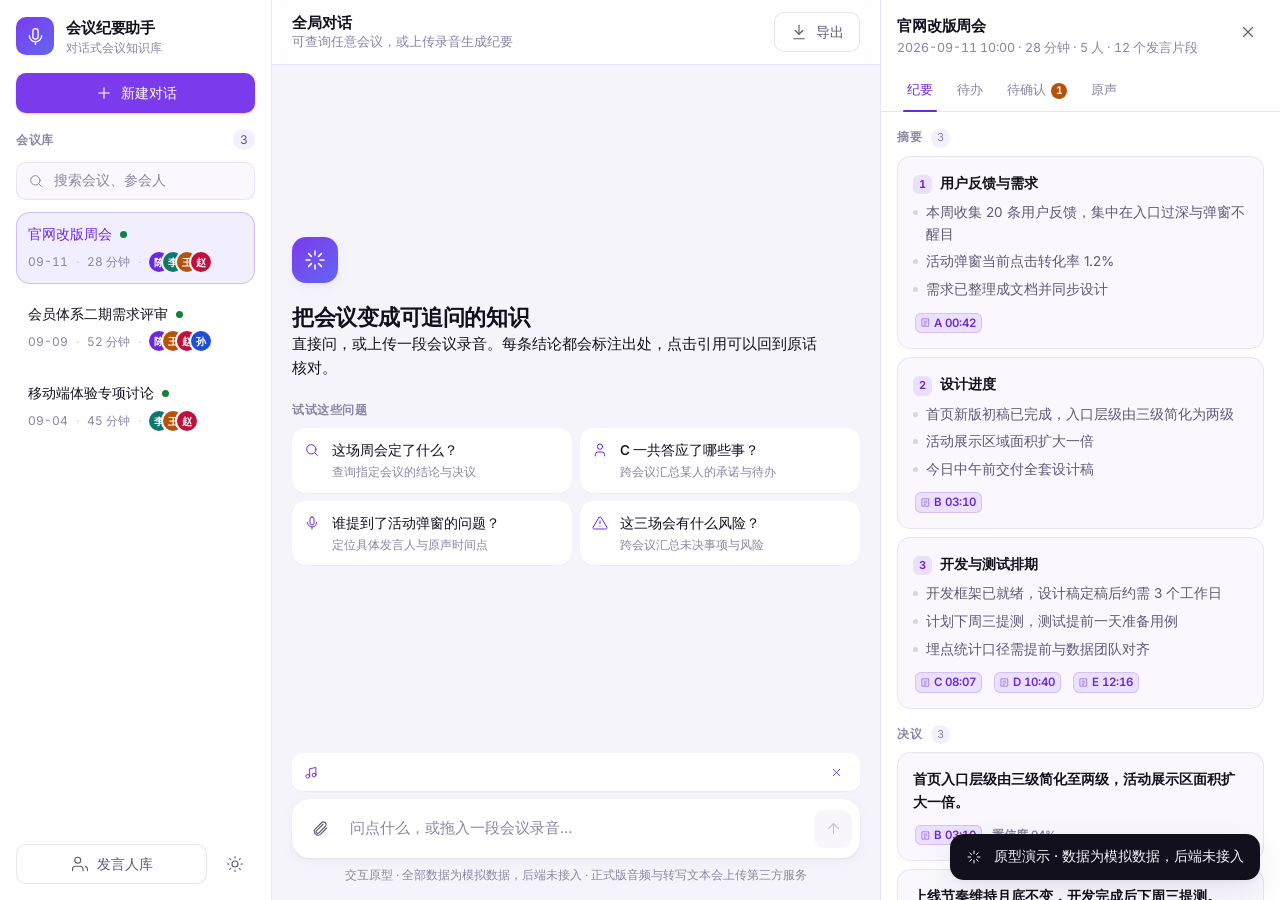
<file: prototype/index.html>
<!doctype html>
<html lang="zh-CN" data-theme="light">
<head>
<meta charset="utf-8">
<meta name="viewport" content="width=device-width, initial-scale=1">
<title>会议纪要助手 · 交互原型</title>
<meta name="description" content="对话式会议纪要助手前端原型，模拟数据演示。">
<link rel="preconnect" href="https://fonts.googleapis.com">
<link rel="preconnect" href="https://fonts.gstatic.com" crossorigin>
<link href="https://fonts.googleapis.com/css2?family=Inter:wght@400;500;600;700&display=swap" rel="stylesheet">
<link rel="stylesheet" href="styles.css">
</head>
<body>

<div class="app">

  <!-- ───────────── 左侧：会议库 ───────────── -->
  <aside class="sidebar" id="sidebar" aria-label="会议库">
    <header class="brand">
      <span class="brand-mark" aria-hidden="true">
        <svg viewBox="0 0 24 24" fill="none" stroke="currentColor" stroke-width="1.5" stroke-linecap="round" stroke-linejoin="round">
          <path d="M12 3a3 3 0 0 0-3 3v6a3 3 0 0 0 6 0V6a3 3 0 0 0-3-3Z"/>
          <path d="M19 11a7 7 0 0 1-14 0"/>
          <path d="M12 18v3"/>
        </svg>
      </span>
      <span class="brand-text">
        <strong>会议纪要助手</strong>
        <small>对话式会议知识库</small>
      </span>
    </header>

    <button class="btn btn-primary btn-block" id="newChatBtn" type="button">
      <svg class="ico" viewBox="0 0 24 24" fill="none" stroke="currentColor" stroke-width="1.5" stroke-linecap="round"><path d="M12 5v14M5 12h14"/></svg>
      新建对话
    </button>

    <div class="lib">
      <div class="lib-head">
        <span class="lib-title">会议库</span>
        <span class="lib-count" id="meetingCount">0</span>
      </div>

      <label class="field-search">
        <svg class="ico" viewBox="0 0 24 24" fill="none" stroke="currentColor" stroke-width="1.5" stroke-linecap="round"><circle cx="11" cy="11" r="7"/><path d="m20 20-3.5-3.5"/></svg>
        <input id="meetingSearch" type="search" placeholder="搜索会议、参会人" aria-label="搜索会议或参会人">
      </label>

      <ul class="meeting-list" id="meetingList"></ul>

      <p class="lib-empty" id="libEmpty" hidden>没有匹配的会议</p>
    </div>

    <footer class="sidebar-foot">
      <button class="btn btn-ghost btn-block" id="speakerBtn" type="button">
        <svg class="ico" viewBox="0 0 24 24" fill="none" stroke="currentColor" stroke-width="1.5" stroke-linecap="round" stroke-linejoin="round"><path d="M16 21v-2a4 4 0 0 0-4-4H6a4 4 0 0 0-4 4v2"/><circle cx="9" cy="7" r="4"/><path d="M22 21v-2a4 4 0 0 0-3-3.87"/></svg>
        发言人库
      </button>
      <button class="icon-btn" id="themeBtn" type="button" aria-label="切换深浅色主题">
        <svg class="ico ico-sun" viewBox="0 0 24 24" fill="none" stroke="currentColor" stroke-width="1.5" stroke-linecap="round"><circle cx="12" cy="12" r="4"/><path d="M12 2v2M12 20v2M4.9 4.9l1.4 1.4M17.7 17.7l1.4 1.4M2 12h2M20 12h2M4.9 19.1l1.4-1.4M17.7 6.3l1.4-1.4"/></svg>
        <svg class="ico ico-moon" viewBox="0 0 24 24" fill="none" stroke="currentColor" stroke-width="1.5" stroke-linecap="round" stroke-linejoin="round"><path d="M21 12.8A9 9 0 1 1 11.2 3a7 7 0 0 0 9.8 9.8Z"/></svg>
      </button>
    </footer>
  </aside>  <!-- ───────────── 中间：对话区 ───────────── -->
  <main class="chat" aria-label="助手对话">
    <header class="chat-head">
      <button class="icon-btn sidebar-toggle" id="sidebarToggle" type="button" aria-label="展开会议库">
        <svg class="ico" viewBox="0 0 24 24" fill="none" stroke="currentColor" stroke-width="1.5" stroke-linecap="round"><path d="M4 6h16M4 12h16M4 18h16"/></svg>
      </button>
      <div class="chat-title">
        <h1 id="chatTitle">全局对话</h1>
        <p id="chatSubtitle">可查询任意会议，或上传录音生成纪要</p>
      </div>
      <div class="chat-actions">
        <button class="btn btn-ghost btn-export" id="exportBtn" type="button">
          <svg class="ico" viewBox="0 0 24 24" fill="none" stroke="currentColor" stroke-width="1.5" stroke-linecap="round" stroke-linejoin="round"><path d="M12 3v12"/><path d="m7 10 5 5 5-5"/><path d="M5 21h14"/></svg>
          导出
        </button>
      </div>
    </header>

    <div class="stream" id="stream" role="log" aria-live="polite" aria-relevant="additions text"></div>

    <div class="composer">
      <div class="attach-chip" id="attachChip" hidden>
        <svg class="ico" viewBox="0 0 24 24" fill="none" stroke="currentColor" stroke-width="1.5" stroke-linecap="round" stroke-linejoin="round"><path d="M9 18V6l10-2v12"/><circle cx="6" cy="18" r="3"/><circle cx="16" cy="16" r="3"/></svg>
        <span class="attach-name" id="attachName"></span>
        <span class="attach-size" id="attachSize"></span>
        <button class="chip-x" id="attachRemove" type="button" aria-label="移除音频">
          <svg class="ico" viewBox="0 0 24 24" fill="none" stroke="currentColor" stroke-width="1.5" stroke-linecap="round"><path d="M18 6 6 18M6 6l12 12"/></svg>
        </button>
      </div>

      <form class="composer-box" id="composerForm">
        <button class="icon-btn" id="attachBtn" type="button" aria-label="上传会议音频" title="上传会议音频">
          <svg class="ico" viewBox="0 0 24 24" fill="none" stroke="currentColor" stroke-width="1.5" stroke-linecap="round" stroke-linejoin="round"><path d="m21 12-8.5 8.5a5 5 0 0 1-7-7L14 5a3.5 3.5 0 0 1 5 5l-8.5 8.5a2 2 0 0 1-3-3L16 7"/></svg>
        </button>
        <input type="file" id="fileInput" accept="audio/*,.mp3,.wav,.m4a,.aac,.flac,.ogg,.webm" hidden>
        <textarea id="input" rows="1" placeholder="问点什么，或拖入一段会议录音…" aria-label="输入消息"></textarea>
        <button class="btn btn-send" id="sendBtn" type="submit" aria-label="发送">
          <svg class="ico" viewBox="0 0 24 24" fill="none" stroke="currentColor" stroke-width="1.5" stroke-linecap="round" stroke-linejoin="round"><path d="M12 19V5"/><path d="m5 12 7-7 7 7"/></svg>
        </button>
      </form>

      <p class="composer-note">
        交互原型 · 全部数据为模拟数据，后端未接入 · 正式版音频与转写文本会上传第三方服务
      </p>
    </div>
  </main>

  <!-- ───────────── 右侧：详情面板 ───────────── -->
  <section class="panel" id="panel" aria-label="会议详情">
    <header class="panel-head">
      <div class="panel-meta">
        <h2 id="panelTitle">会议详情</h2>
        <p id="panelSub">从左侧会议库选择一场会议</p>
      </div>
      <button class="icon-btn panel-close" id="panelClose" type="button" aria-label="收起详情面板">
        <svg class="ico" viewBox="0 0 24 24" fill="none" stroke="currentColor" stroke-width="1.5" stroke-linecap="round"><path d="M18 6 6 18M6 6l12 12"/></svg>
      </button>
      <div class="tabs" role="tablist" id="tabs">
        <button class="tab" role="tab" data-tab="minutes" aria-selected="true">纪要</button>
        <button class="tab" role="tab" data-tab="actions" aria-selected="false">待办</button>
        <button class="tab" role="tab" data-tab="review" aria-selected="false">待确认</button>
        <button class="tab" role="tab" data-tab="raw" aria-selected="false">原声</button>
      </div>
    </header>
    <div class="panel-body" id="panelBody"></div>
  </section>

</div>

<div class="scrim" id="scrim" hidden></div>
<div class="toast-stack" id="toastStack" aria-live="polite" aria-atomic="false"></div>

<script src="mock-data.js"></script>
<script src="app.js"></script>
</body>
</html>
</file>
<file: prototype/styles.css>
/* =========================================================
   会议纪要助手 · 交互原型样式
   设计令牌 → 布局 → 组件 → 动效 → 响应式
   ========================================================= */

:root {
  /* —— 品牌色（UI/UX Pro Max 设计系统：AI-Native UI）—— */
  --primary:        #7C3AED;
  --primary-strong: #6D28D9;
  --primary-text:   #6D28D9;
  --on-primary:     #FFFFFF;
  --secondary:      #6366F1;
  --accent:         #EC4899;
  --destructive:    #DC2626;
  --success:        #15803D;
  --warning:        #B45309;

  /* —— 中性色 —— */
  --bg:             #F6F4FB;
  --surface:        #FFFFFF;
  --surface-2:      #FAF8FE;
  --muted:          #F3EFFB;
  --fg:             #12101C;
  --fg-muted:       #5D5876;
  --fg-subtle:      #8A85A3;
  --border:         #E9E3F6;
  --border-strong:  #D9D0EE;

  /* —— 发言人标识色 —— */
  --sp-1: #6D28D9;
  --sp-2: #0F766E;
  --sp-3: #B45309;
  --sp-4: #BE123C;
  --sp-5: #1D4ED8;

  /* —— 圆角：同心圆角规则（外 = 内 + 内边距）—— */
  --r-xs: 6px;
  --r-sm: 10px;
  --r-md: 14px;
  --r-lg: 18px;
  --r-xl: 24px;
  --r-full: 999px;

  /* —— 间距 —— */
  --s-1: 4px;  --s-2: 8px;  --s-3: 12px; --s-4: 16px;
  --s-5: 20px; --s-6: 24px; --s-8: 32px;

  /* —— 阴影：用分层透明阴影表达层级，而非边框 —— */
  --shadow-sm: 0 1px 2px oklch(0.35 0.08 285 / 0.06);
  --shadow-md: 0 1px 2px oklch(0.35 0.08 285 / 0.05),
               0 4px 12px oklch(0.35 0.08 285 / 0.06);
  --shadow-lg: 0 2px 4px oklch(0.35 0.08 285 / 0.05),
               0 12px 32px oklch(0.35 0.08 285 / 0.10);

  /* —— 动效 —— */
  --ease: cubic-bezier(0.2, 0, 0, 1);
  --dur-fast: 130ms;
  --dur: 200ms;
  --dur-slow: 320ms;

  --font: "Inter", -apple-system, BlinkMacSystemFont, "Segoe UI",
          "PingFang SC", "Hiragino Sans GB", "Microsoft YaHei", sans-serif;
  --mono: ui-monospace, SFMono-Regular, "SF Mono", Menlo, Consolas, monospace;
}

[data-theme="dark"] {
  --primary:        #7C3AED;
  --primary-strong: #8B5CF6;
  --primary-text:   #C4B5FD;
  --on-primary:     #FFFFFF;

  --bg:             #0B0A12;
  --surface:        #15131F;
  --surface-2:      #1A1726;
  --muted:          #201C2E;
  --fg:             #F4F2FB;
  --fg-muted:       #A9A3C0;
  --fg-subtle:      #8A85A3;
  --border:         #2A2540;
  --border-strong:  #3A3356;

  --sp-1: #C4B5FD;
  --sp-2: #5EEAD4;
  --sp-3: #FCD34D;
  --sp-4: #FDA4AF;
  --sp-5: #93C5FD;

  --success: #4ADE80;
  --warning: #FBBF24;

  --shadow-sm: 0 1px 2px oklch(0 0 0 / 0.4);
  --shadow-md: 0 1px 2px oklch(0 0 0 / 0.4), 0 4px 14px oklch(0 0 0 / 0.35);
  --shadow-lg: 0 2px 4px oklch(0 0 0 / 0.4), 0 16px 40px oklch(0 0 0 / 0.5);
}

/* ───────────── 基础 ───────────── */

*, *::before, *::after { box-sizing: border-box; }

html, body { height: 100%; }

body {
  margin: 0;
  font-family: var(--font);
  font-size: 15px;
  line-height: 1.6;
  color: var(--fg);
  background: var(--bg);
  -webkit-font-smoothing: antialiased;
  -moz-osx-font-smoothing: grayscale;
  text-rendering: optimizeLegibility;
}

h1, h2, h3, h4 { margin: 0; font-weight: 600; line-height: 1.35; text-wrap: balance; }
p { margin: 0; text-wrap: pretty; }
ul, ol { margin: 0; padding: 0; list-style: none; }

button {
  font: inherit; color: inherit; cursor: pointer;
  background: none; border: 0; padding: 0;
}

input, textarea { font: inherit; color: inherit; }

:focus-visible {
  outline: 2px solid var(--primary-text);
  outline-offset: 2px;
  border-radius: var(--r-xs);
}

::selection { background: color-mix(in oklab, var(--primary) 26%, transparent); }

/* 细滚动条，避免破坏版面的安静感 */
* { scrollbar-width: thin; scrollbar-color: var(--border-strong) transparent; }
*::-webkit-scrollbar { width: 10px; height: 10px; }
*::-webkit-scrollbar-thumb {
  background: var(--border-strong);
  border: 3px solid transparent;
  background-clip: content-box;
  border-radius: var(--r-full);
}
*::-webkit-scrollbar-thumb:hover { background: var(--fg-subtle); background-clip: content-box; }

.sr-only {
  position: absolute; width: 1px; height: 1px; padding: 0; margin: -1px;
  overflow: hidden; clip: rect(0 0 0 0); white-space: nowrap; border: 0;
}

/* ───────────── 布局骨架 ───────────── */

.app {
  display: grid;
  grid-template-columns: 272px minmax(0, 1fr) 400px;
  height: 100dvh;
  overflow: hidden;
}

.sidebar,
.chat,
.panel { min-height: 0; }

.panel[hidden] { display: none; }
.app.panel-closed { grid-template-columns: 272px minmax(0, 1fr); }
/* ───────────── 通用控件 ───────────── */

.ico { width: 18px; height: 18px; flex: none; display: block; }

/* 桌面密集界面：命中区不少于 40×40 */
.icon-btn {
  display: inline-flex; align-items: center; justify-content: center;
  width: 40px; height: 40px;
  border-radius: var(--r-sm);
  color: var(--fg-muted);
  transition-property: background-color, color, scale;
  transition-duration: var(--dur-fast);
  transition-timing-function: var(--ease);
}
.icon-btn:hover { background: var(--muted); color: var(--fg); }
.icon-btn:active { scale: 0.96; }
.icon-btn[aria-pressed="true"] { background: var(--muted); color: var(--primary-text); }

.btn {
  display: inline-flex; align-items: center; justify-content: center; gap: var(--s-2);
  min-height: 40px; padding: 0 var(--s-4);
  border-radius: var(--r-sm);
  font-size: 14px; font-weight: 550;
  white-space: nowrap;
  transition-property: background-color, box-shadow, color, scale, border-color;
  transition-duration: var(--dur-fast);
  transition-timing-function: var(--ease);
}
.btn:active { scale: 0.96; }
.btn:disabled { opacity: 0.5; cursor: not-allowed; }
.btn:disabled:active { scale: 1; }

.btn-primary {
  background: var(--primary); color: var(--on-primary);
  box-shadow: 0 1px 2px oklch(0.4 0.15 285 / 0.24);
}
.btn-primary:hover:not(:disabled) { background: var(--primary-strong); }

.btn-ghost { color: var(--fg-muted); box-shadow: inset 0 0 0 1px var(--border); }
.btn-ghost:hover:not(:disabled) { background: var(--muted); color: var(--fg); }

.btn-block { width: 100%; }

/* ───────────── 侧栏 ───────────── */

.sidebar {
  display: flex; flex-direction: column;
  gap: var(--s-4);
  padding: var(--s-4);
  background: var(--surface);
  border-right: 1px solid var(--border);
  overflow: hidden;
}

.brand { display: flex; align-items: center; gap: var(--s-3); }

.brand-mark {
  display: grid; place-items: center;
  width: 38px; height: 38px; flex: none;
  border-radius: var(--r-sm);
  background: linear-gradient(140deg, var(--primary), var(--secondary));
  color: #fff;
  box-shadow: var(--shadow-sm);
}
.brand-mark svg { width: 21px; height: 21px; }

.brand-text { display: flex; flex-direction: column; min-width: 0; }
.brand-text strong { font-size: 15px; font-weight: 650; letter-spacing: -0.01em; }
.brand-text small { font-size: 12px; color: var(--fg-subtle); line-height: 1.4; }

.lib { display: flex; flex-direction: column; gap: var(--s-3); flex: 1; min-height: 0; }

.lib-head { display: flex; align-items: baseline; justify-content: space-between; }
.lib-title { font-size: 12px; font-weight: 600; letter-spacing: 0.06em; color: var(--fg-subtle); text-transform: uppercase; }
.lib-count {
  font-size: 12px; font-variant-numeric: tabular-nums;
  color: var(--fg-muted); background: var(--muted);
  padding: 1px 7px; border-radius: var(--r-full);
}

.field-search {
  display: flex; align-items: center; gap: var(--s-2);
  padding: 0 var(--s-3); height: 38px;
  background: var(--surface-2);
  border-radius: var(--r-sm);
  box-shadow: inset 0 0 0 1px var(--border);
  color: var(--fg-subtle);
  transition: box-shadow var(--dur-fast) var(--ease);
}
.field-search:focus-within {
  box-shadow: inset 0 0 0 1px var(--primary), 0 0 0 3px color-mix(in oklab, var(--primary) 16%, transparent);
  background: var(--surface);
}
.field-search .ico { width: 16px; height: 16px; }
.field-search input {
  flex: 1; min-width: 0; border: 0; background: none; outline: none; font-size: 13.5px;
}
.field-search input::placeholder { color: var(--fg-subtle); }

.meeting-list {
  display: flex; flex-direction: column; gap: var(--s-2);
  overflow-y: auto; padding-right: 2px; margin-right: -2px;
}

.mtg {
  display: flex; flex-direction: column; gap: 6px;
  width: 100%; text-align: left;
  padding: var(--s-3);
  border-radius: var(--r-md);
  transition-property: background-color, box-shadow, scale;
  transition-duration: var(--dur-fast);
  transition-timing-function: var(--ease);
}
.mtg:hover { background: var(--surface-2); }
.mtg:active { scale: 0.985; }
.mtg[aria-current="true"] {
  background: color-mix(in oklab, var(--primary) 9%, var(--surface));
  box-shadow: inset 0 0 0 1px color-mix(in oklab, var(--primary) 28%, transparent);
}

.mtg-top { display: flex; align-items: center; justify-content: space-between; gap: var(--s-2); }
.mtg-title {
  font-size: 13.5px; font-weight: 570; color: var(--fg);
  overflow: hidden; text-overflow: ellipsis; white-space: nowrap;
}
.mtg[aria-current="true"] .mtg-title { color: var(--primary-text); }

.mtg-dot { width: 7px; height: 7px; border-radius: 50%; flex: none; background: var(--success); }
.mtg-dot.processing { background: var(--warning); animation: pulse 1.4s var(--ease) infinite; }

.mtg-meta {
  display: flex; align-items: center; gap: var(--s-2);
  font-size: 12px; color: var(--fg-subtle); font-variant-numeric: tabular-nums;
}
.mtg-meta .sep { opacity: 0.45; }

.avatars { display: flex; }
.avatar {
  width: 20px; height: 20px; border-radius: 50%;
  display: grid; place-items: center;
  font-size: 10px; font-weight: 650; color: #fff;
  box-shadow: 0 0 0 2px var(--surface);
  margin-left: -6px;
}
.avatar:first-child { margin-left: 0; }
.mtg[aria-current="true"] .avatar { box-shadow: 0 0 0 2px color-mix(in oklab, var(--primary) 9%, var(--surface)); }

.lib-empty { font-size: 13px; color: var(--fg-subtle); padding: var(--s-3) var(--s-1); }

.sidebar-foot { display: flex; gap: var(--s-2); align-items: center; }
.sidebar-foot .btn-block { flex: 1; }

.ico-moon { display: none; }
[data-theme="dark"] .ico-sun { display: none; }
[data-theme="dark"] .ico-moon { display: block; }
/* ───────────── 对话区 ───────────── */

.chat {
  display: flex; flex-direction: column;
  min-width: 0;
  background: var(--bg);
}

.chat-head {
  display: flex; align-items: center; gap: var(--s-3);
  padding: var(--s-3) var(--s-5);
  background: color-mix(in oklab, var(--surface) 82%, transparent);
  backdrop-filter: blur(12px);
  border-bottom: 1px solid var(--border);
}
.sidebar-toggle { display: none; }

.chat-title { flex: 1; min-width: 0; }
.chat-title h1 {
  font-size: 15px; font-weight: 620; letter-spacing: -0.01em;
  overflow: hidden; text-overflow: ellipsis; white-space: nowrap;
}
.chat-title p {
  font-size: 12.5px; color: var(--fg-subtle); line-height: 1.45;
  overflow: hidden; text-overflow: ellipsis; white-space: nowrap;
}
.chat-actions { display: flex; align-items: center; gap: var(--s-2); }

.stream {
  flex: 1; min-height: 0; overflow-y: auto;
  padding: var(--s-5) var(--s-5) var(--s-6);
  display: flex; flex-direction: column; gap: var(--s-5);
  scroll-behavior: smooth;
}

/* —— 消息 —— */

.msg { display: flex; gap: var(--s-3); max-width: 780px; width: 100%; margin: 0 auto; }
.msg-avatar {
  width: 30px; height: 30px; flex: none; border-radius: var(--r-sm);
  display: grid; place-items: center;
  font-size: 11px; font-weight: 650; color: #fff;
  background: linear-gradient(140deg, var(--primary), var(--secondary));
}
.msg-avatar svg { width: 17px; height: 17px; }
.msg-body { min-width: 0; flex: 1; display: flex; flex-direction: column; gap: var(--s-2); }
.msg-who { font-size: 12px; font-weight: 600; color: var(--fg-subtle); }

.msg.user { flex-direction: row-reverse; }
.msg.user .msg-avatar { background: var(--muted); color: var(--fg-muted); }
.msg.user .msg-body { align-items: flex-end; }
.msg.user .bubble {
  background: color-mix(in oklab, var(--primary) 11%, var(--surface));
  box-shadow: inset 0 0 0 1px color-mix(in oklab, var(--primary) 18%, transparent);
  border-radius: var(--r-md) var(--r-xs) var(--r-md) var(--r-md);
}
.msg.user .msg-who { display: none; }

.bubble {
  padding: var(--s-3) var(--s-4);
  border-radius: var(--r-xs) var(--r-md) var(--r-md) var(--r-md);
  background: var(--surface);
  box-shadow: var(--shadow-sm);
  font-size: 14.5px;
  max-width: 100%;
  overflow-wrap: anywhere;
}
.bubble p + p { margin-top: var(--s-3); }
.bubble strong { font-weight: 640; }
.bubble ul { display: flex; flex-direction: column; gap: var(--s-2); margin-top: var(--s-2); }
.bubble li { display: flex; gap: var(--s-2); }
.bubble li::before {
  content: ""; flex: none;
  width: 5px; height: 5px; margin-top: 9px;
  border-radius: 50%; background: var(--primary-text); opacity: 0.55;
}

.bubble.plain { background: transparent; box-shadow: none; padding: 0; }

/* —— 证据引用 chip —— */

.cite {
  display: inline-flex; align-items: center; gap: 3px;
  vertical-align: 1px;
  margin: 0 2px; padding: 1px 6px 1px 5px;
  border-radius: var(--r-xs);
  font-size: 11.5px; font-weight: 600; font-variant-numeric: tabular-nums;
  color: var(--primary-text);
  background: color-mix(in oklab, var(--primary) 12%, transparent);
  box-shadow: inset 0 0 0 1px color-mix(in oklab, var(--primary) 20%, transparent);
  transition-property: background-color, box-shadow, scale;
  transition-duration: var(--dur-fast);
  transition-timing-function: var(--ease);
}
.cite:hover {
  background: color-mix(in oklab, var(--primary) 20%, transparent);
  box-shadow: inset 0 0 0 1px color-mix(in oklab, var(--primary) 36%, transparent);
}
.cite:active { scale: 0.96; }
.cite svg { width: 11px; height: 11px; opacity: 0.75; }

/* —— 回答内的结构化小块 —— */

.answer-block {
  margin-top: var(--s-3);
  padding: var(--s-3);
  border-radius: var(--r-sm);
  background: var(--surface-2);
  box-shadow: inset 0 0 0 1px var(--border);
}
.answer-block + .answer-block { margin-top: var(--s-2); }
.answer-block h4 {
  font-size: 12px; letter-spacing: 0.04em; text-transform: uppercase;
  color: var(--fg-subtle); margin-bottom: var(--s-2);
}
.answer-block ol { counter-reset: n; display: flex; flex-direction: column; gap: var(--s-2); }
.answer-block li {
  counter-increment: n; display: flex; gap: var(--s-2); font-size: 14px;
}
.answer-block li::before {
  content: counter(n); flex: none;
  width: 18px; height: 18px; margin-top: 3px;
  display: grid; place-items: center; border-radius: var(--r-xs);
  font-size: 11px; font-weight: 650; font-variant-numeric: tabular-nums;
  color: var(--primary-text); background: color-mix(in oklab, var(--primary) 12%, transparent);
}

/* —— 打字光标 —— */

.caret {
  display: inline-block; width: 7px; height: 15px;
  margin-left: 1px; vertical-align: -2px;
  background: var(--primary-text); border-radius: 1px;
  animation: caret 1s steps(2, start) infinite;
}
@keyframes caret { 0%, 50% { opacity: 1; } 50.01%, 100% { opacity: 0; } }

/* —— 思考中 —— */

.thinking { display: flex; align-items: center; gap: var(--s-2); font-size: 13px; color: var(--fg-subtle); }
.dots { display: inline-flex; gap: 4px; }
.dots i {
  width: 5px; height: 5px; border-radius: 50%; background: var(--fg-subtle);
  animation: bounce 1.15s var(--ease) infinite;
}
.dots i:nth-child(2) { animation-delay: 0.14s; }
.dots i:nth-child(3) { animation-delay: 0.28s; }
@keyframes bounce { 0%, 60%, 100% { opacity: 0.32; translate: 0 0; } 30% { opacity: 1; translate: 0 -3px; } }

@keyframes pulse { 0%, 100% { opacity: 1; } 50% { opacity: 0.35; } }
/* ───────────── 空状态与示例问题 ───────────── */

.welcome {
  margin: auto; max-width: 620px; width: 100%;
  display: flex; flex-direction: column; gap: var(--s-5);
  padding: var(--s-6) 0;
  animation: rise var(--dur-slow) var(--ease) both;
}
.welcome-mark {
  width: 46px; height: 46px; border-radius: var(--r-md);
  display: grid; place-items: center; color: #fff;
  background: linear-gradient(140deg, var(--primary), var(--secondary));
  box-shadow: var(--shadow-md);
}
.welcome-mark svg { width: 24px; height: 24px; }
.welcome h2 { font-size: 22px; letter-spacing: -0.02em; }
.welcome > p { color: var(--fg-muted); font-size: 14.5px; max-width: 52ch; }

.suggests { display: flex; flex-direction: column; gap: var(--s-2); }
.suggests-label { font-size: 12px; font-weight: 600; letter-spacing: 0.05em; color: var(--fg-subtle); text-transform: uppercase; }
.suggest-grid { display: grid; grid-template-columns: 1fr 1fr; gap: var(--s-2); }

.suggest {
  display: flex; align-items: flex-start; gap: var(--s-3);
  text-align: left; padding: var(--s-3);
  border-radius: var(--r-md);
  background: var(--surface);
  box-shadow: var(--shadow-sm);
  transition-property: box-shadow, translate, scale;
  transition-duration: var(--dur);
  transition-timing-function: var(--ease);
  animation: rise var(--dur-slow) var(--ease) both;
}
.suggest:hover { box-shadow: var(--shadow-md); translate: 0 -1px; }
.suggest:active { scale: 0.985; }
.suggest .ico { width: 16px; height: 16px; color: var(--primary-text); margin-top: 2px; }
.suggest span { display: flex; flex-direction: column; gap: 2px; min-width: 0; }
.suggest b { font-size: 13.5px; font-weight: 560; }
.suggest small { font-size: 12px; color: var(--fg-subtle); line-height: 1.45; }

/* ───────────── 处理进度卡（音频任务）───────────── */

.job {
  padding: var(--s-4);
  border-radius: var(--r-md);
  background: var(--surface);
  box-shadow: var(--shadow-sm);
}
.job-head { display: flex; align-items: center; gap: var(--s-3); }
.job-file { display: flex; flex-direction: column; min-width: 0; flex: 1; }
.job-file b { font-size: 13.5px; font-weight: 570; overflow: hidden; text-overflow: ellipsis; white-space: nowrap; }
.job-file small { font-size: 12px; color: var(--fg-subtle); font-variant-numeric: tabular-nums; }

.job-pct {
  font-size: 13px; font-weight: 620; font-variant-numeric: tabular-nums;
  color: var(--primary-text);
}
.job-bar {
  height: 4px; margin: var(--s-3) 0;
  border-radius: var(--r-full); background: var(--muted); overflow: hidden;
}
.job-bar i {
  display: block; height: 100%; width: 0;
  border-radius: var(--r-full);
  background: linear-gradient(90deg, var(--primary), var(--secondary));
  transition: width var(--dur-slow) var(--ease);
}
.job-steps { display: flex; flex-direction: column; gap: 7px; margin-top: var(--s-3); }
.step {
  display: flex; align-items: center; gap: var(--s-2);
  font-size: 13px; color: var(--fg-subtle);
}
.step .ico { width: 15px; height: 15px; }
.step .tick, .step .spin { flex: none; width: 15px; height: 15px; }
.step .tick { color: var(--success); }
.step .spin {
  border: 1.5px solid var(--border-strong); border-top-color: var(--primary);
  border-radius: 50%; animation: spin 0.7s linear infinite;
}
.step.done { color: var(--fg-muted); }
.step.active { color: var(--fg); font-weight: 550; }
@keyframes spin { to { rotate: 360deg; } }

/* ───────────── 输入区 ───────────── */

.composer {
  padding: var(--s-3) var(--s-5) var(--s-4);
  display: flex; flex-direction: column; gap: var(--s-2);
  background: linear-gradient(to top, var(--bg) 62%, transparent);
}
.composer-box {
  display: flex; align-items: flex-end; gap: var(--s-2);
  max-width: 780px; width: 100%; margin: 0 auto;
  padding: var(--s-2);
  border-radius: var(--r-lg);
  background: var(--surface);
  box-shadow: var(--shadow-md);
  transition: box-shadow var(--dur) var(--ease);
}
.composer-box:focus-within {
  box-shadow: var(--shadow-md), 0 0 0 3px color-mix(in oklab, var(--primary) 16%, transparent);
}
.composer-box .icon-btn { margin-bottom: 2px; }

#input {
  flex: 1; min-width: 0;
  border: 0; outline: none; resize: none; background: none;
  padding: 10px 2px; max-height: 168px;
  font-size: 14.5px; line-height: 1.55;
}
#input::placeholder { color: var(--fg-subtle); }

.btn-send {
  width: 38px; height: 38px; min-height: 38px; padding: 0; flex: none;
  border-radius: var(--r-sm);
  background: var(--primary); color: var(--on-primary);
  box-shadow: 0 1px 2px oklch(0.4 0.15 285 / 0.24);
  margin-bottom: 2px;
}
.btn-send:hover:not(:disabled) { background: var(--primary-strong); }
.btn-send:disabled { background: var(--muted); color: var(--fg-subtle); box-shadow: none; }
.btn-send .ico { width: 17px; height: 17px; }

.composer-note {
  max-width: 780px; width: 100%; margin: 0 auto;
  font-size: 11.5px; color: var(--fg-subtle); text-align: center;
}

.attach-chip {
  display: flex; align-items: center; gap: var(--s-2);
  max-width: 780px; width: 100%; margin: 0 auto;
  padding: 7px var(--s-3) 7px var(--s-3);
  border-radius: var(--r-sm);
  background: var(--surface);
  box-shadow: var(--shadow-sm);
  font-size: 13px;
  animation: rise var(--dur-slow) var(--ease) both;
}
.attach-chip .ico { width: 15px; height: 15px; color: var(--primary-text); }
.attach-name { font-weight: 550; overflow: hidden; text-overflow: ellipsis; white-space: nowrap; }
.attach-size { color: var(--fg-subtle); font-variant-numeric: tabular-nums; font-size: 12px; }
.chip-x {
  margin-left: auto; width: 24px; height: 24px;
  display: grid; place-items: center; border-radius: var(--r-xs);
  color: var(--fg-subtle);
  transition: background-color var(--dur-fast) var(--ease), color var(--dur-fast) var(--ease);
}
.chip-x:hover { background: var(--muted); color: var(--fg); }
.chip-x .ico { width: 13px; height: 13px; }

/* 拖拽上传 */
.chat.dragging::after {
  content: "";
  position: absolute; inset: var(--s-3);
  border-radius: var(--r-lg);
  border: 2px dashed var(--primary);
  background: color-mix(in oklab, var(--primary) 7%, transparent);
  pointer-events: none;
}
.chat { position: relative; }
/* ───────────── 右侧详情面板 ───────────── */

.panel {
  display: flex; flex-direction: column;
  min-width: 0;
  background: var(--surface);
  border-left: 1px solid var(--border);
  overflow: hidden;
}

.panel-head { padding: var(--s-4) var(--s-4) 0; border-bottom: 1px solid var(--border); position: relative; }
.panel-meta h2 { font-size: 15px; font-weight: 620; letter-spacing: -0.01em; padding-right: 44px; }
.panel-meta p {
  font-size: 12.5px; color: var(--fg-subtle); font-variant-numeric: tabular-nums;
  margin-top: 2px; padding-right: 44px;
}
.panel-close { position: absolute; top: var(--s-3); right: var(--s-3); }

.tabs { display: flex; gap: var(--s-1); margin-top: var(--s-3); }
.tab {
  position: relative;
  padding: 9px 10px 11px;
  font-size: 13px; font-weight: 550; color: var(--fg-subtle);
  transition: color var(--dur-fast) var(--ease);
}
.tab:hover { color: var(--fg); }
.tab[aria-selected="true"] { color: var(--primary-text); }
.tab::after {
  content: ""; position: absolute; left: 6px; right: 6px; bottom: -1px;
  height: 2px; border-radius: 2px;
  background: var(--primary-text);
  scale: 0 1; transition: scale var(--dur) var(--ease);
}
.tab[aria-selected="true"]::after { scale: 1 1; }
.tab .badge {
  display: inline-grid; place-items: center; min-width: 16px; height: 16px;
  margin-left: 5px; padding: 0 4px;
  border-radius: var(--r-full);
  font-size: 10.5px; font-weight: 650; font-variant-numeric: tabular-nums;
  background: var(--warning); color: #fff;
}

.panel-body {
  flex: 1; min-height: 0; overflow-y: auto;
  padding: var(--s-4);
  display: flex; flex-direction: column; gap: var(--s-4);
}

.panel-empty {
  margin: auto; text-align: center; max-width: 30ch;
  display: flex; flex-direction: column; align-items: center; gap: var(--s-3);
  color: var(--fg-subtle); font-size: 13.5px;
}
.panel-empty .ico { width: 26px; height: 26px; opacity: 0.5; }

/* —— 分区 —— */

.sect { display: flex; flex-direction: column; gap: var(--s-2); }
.sect-head { display: flex; align-items: center; gap: var(--s-2); }
.sect-head h3 {
  font-size: 11.5px; font-weight: 650; letter-spacing: 0.07em;
  text-transform: uppercase; color: var(--fg-subtle);
}
.sect-head .count {
  font-size: 11px; font-variant-numeric: tabular-nums; color: var(--fg-subtle);
  background: var(--muted); padding: 1px 6px; border-radius: var(--r-full);
}

/* —— 卡片（外半径 = 内半径 + 内边距）—— */

.card {
  padding: var(--s-4);
  border-radius: var(--r-md);
  background: var(--surface-2);
  box-shadow: inset 0 0 0 1px var(--border);
}
.card-title { font-size: 14px; font-weight: 600; display: flex; align-items: baseline; gap: var(--s-2); }
.card-title .idx {
  font-size: 11px; font-weight: 650; color: var(--primary-text);
  background: color-mix(in oklab, var(--primary) 12%, transparent);
  padding: 1px 6px; border-radius: var(--r-xs); font-variant-numeric: tabular-nums;
}
.card-points { margin-top: var(--s-2); display: flex; flex-direction: column; gap: 6px; }
.card-points li { display: flex; gap: var(--s-2); font-size: 13.5px; color: var(--fg-muted); }
.card-points li::before {
  content: ""; flex: none; width: 5px; height: 5px; margin-top: 8px;
  border-radius: 50%; background: var(--border-strong);
}
.card-foot { margin-top: var(--s-3); display: flex; flex-wrap: wrap; gap: var(--s-2); align-items: center; }

.card.plain { background: transparent; box-shadow: none; padding: 0; }

.conf {
  font-size: 11.5px; font-weight: 600; font-variant-numeric: tabular-nums;
  color: var(--fg-subtle);
  display: inline-flex; align-items: center; gap: 4px;
}
.conf i { width: 26px; height: 3px; border-radius: 2px; background: var(--border-strong); overflow: hidden; display: block; }
.conf i b { display: block; height: 100%; background: var(--success); border-radius: 2px; }

/* —— 待办 —— */

.task {
  display: flex; gap: var(--s-3);
  padding: var(--s-3);
  border-radius: var(--r-sm);
  background: var(--surface-2);
  box-shadow: inset 0 0 0 1px var(--border);
  transition: box-shadow var(--dur) var(--ease);
}
.task:hover { box-shadow: inset 0 0 0 1px var(--border-strong); }
.task.done { opacity: 0.62; }
.task.done .task-text { text-decoration: line-through; }

.tickbox {
  width: 20px; height: 20px; flex: none; margin-top: 1px;
  border-radius: var(--r-xs);
  display: grid; place-items: center;
  box-shadow: inset 0 0 0 1.5px var(--border-strong);
  color: transparent;
  transition-property: background-color, box-shadow, color, scale;
  transition-duration: var(--dur-fast);
  transition-timing-function: var(--ease);
}
.tickbox:hover { box-shadow: inset 0 0 0 1.5px var(--primary); }
.tickbox:active { scale: 0.9; }
.tickbox .ico { width: 13px; height: 13px; stroke-width: 2.4; }
.task.done .tickbox { background: var(--success); box-shadow: none; color: #fff; }

.task-main { flex: 1; min-width: 0; display: flex; flex-direction: column; gap: 6px; }
.task-text { font-size: 13.5px; line-height: 1.5; }
.task-meta { display: flex; flex-wrap: wrap; align-items: center; gap: var(--s-2); font-size: 12px; color: var(--fg-subtle); }

.pill {
  display: inline-flex; align-items: center; gap: 4px;
  padding: 1px 7px; border-radius: var(--r-full);
  font-size: 11.5px; font-weight: 570; font-variant-numeric: tabular-nums;
  background: var(--muted); color: var(--fg-muted);
}
.pill .ico { width: 12px; height: 12px; }
.pill.warn { background: color-mix(in oklab, var(--warning) 16%, transparent); color: var(--warning); }
.pill.ok   { background: color-mix(in oklab, var(--success) 15%, transparent); color: var(--success); }
.pill.info { background: color-mix(in oklab, var(--primary) 13%, transparent); color: var(--primary-text); }

.who {
  display: inline-flex; align-items: center; gap: 5px;
  font-size: 12px; font-weight: 550; color: var(--fg-muted);
}
.who .dot { width: 7px; height: 7px; border-radius: 50%; flex: none; }
/* ───────────── 原声（转写）视图 ───────────── */

.raw-note {
  font-size: 12.5px; color: var(--fg-subtle);
  padding: var(--s-2) var(--s-3);
  border-radius: var(--r-sm);
  background: var(--muted);
}

.turn {
  display: flex; gap: var(--s-3);
  padding: var(--s-3);
  border-radius: var(--r-sm);
  transition-property: background-color, box-shadow;
  transition-duration: var(--dur-slow);
  transition-timing-function: var(--ease);
  scroll-margin-top: var(--s-4);
}
.turn + .turn { margin-top: 2px; }
.turn:hover { background: var(--surface-2); }

/* 证据回跳：高亮目标片段 */
.turn.hit {
  background: color-mix(in oklab, var(--primary) 10%, var(--surface));
  box-shadow: inset 0 0 0 1px color-mix(in oklab, var(--primary) 34%, transparent);
}
.turn.hit .turn-text { color: var(--fg); }

.turn-side { flex: none; width: 78px; display: flex; flex-direction: column; gap: 5px; }
.turn-time {
  font-size: 11.5px; font-variant-numeric: tabular-nums;
  color: var(--fg-subtle); line-height: 1.3;
}
.turn-who { font-size: 12px; font-weight: 620; line-height: 1.3; }
.turn-text { font-size: 13.5px; line-height: 1.62; color: var(--fg-muted); overflow-wrap: anywhere; }

.turn.low .turn-who::after {
  content: "?"; margin-left: 3px;
  font-size: 10px; color: var(--warning); font-weight: 700;
}

/* ───────────── Toast ───────────── */

.toast-stack {
  position: fixed; right: var(--s-5); bottom: var(--s-5);
  display: flex; flex-direction: column-reverse; gap: var(--s-2);
  z-index: 60; pointer-events: none;
}
.toast {
  display: flex; align-items: center; gap: var(--s-3);
  padding: var(--s-3) var(--s-4);
  border-radius: var(--r-md);
  background: var(--fg); color: var(--bg);
  font-size: 13.5px; font-weight: 520;
  box-shadow: var(--shadow-lg);
  animation: toast-in var(--dur-slow) var(--ease) both;
  max-width: 340px;
}
.toast.out { animation: toast-out var(--dur) var(--ease) both; }
.toast .ico { width: 16px; height: 16px; flex: none; }
.toast.ok .ico { color: #4ADE80; }

@keyframes toast-in { from { opacity: 0; translate: 0 10px; scale: 0.97; } }
@keyframes toast-out { to { opacity: 0; translate: 0 6px; } }

/* ───────────── 遮罩（移动端抽屉）───────────── */

.scrim {
  position: fixed; inset: 0; z-index: 40;
  background: oklch(0.2 0.03 285 / 0.42);
  backdrop-filter: blur(2px);
  animation: fade-in var(--dur) var(--ease) both;
}
@keyframes fade-in { from { opacity: 0; } }

/* ───────────── 入场动效 ───────────── */

@keyframes rise { from { opacity: 0; translate: 0 8px; } }

.msg { animation: rise var(--dur-slow) var(--ease) both; }

/* ───────────── 响应式 ───────────── */

@media (max-width: 1240px) {
  .app { grid-template-columns: 248px minmax(0, 1fr) 356px; }
}

@media (max-width: 1080px) {
  .app { grid-template-columns: 236px minmax(0, 1fr); }
  .app.panel-closed { grid-template-columns: 236px minmax(0, 1fr); }
  .panel {
    position: fixed; top: 0; right: 0; bottom: 0; z-index: 50;
    width: min(420px, 92vw);
    box-shadow: var(--shadow-lg);
    animation: slide-in var(--dur-slow) var(--ease) both;
  }
  @keyframes slide-in { from { translate: 18px 0; opacity: 0; } }
}

@media (max-width: 820px) {
  .app { grid-template-columns: minmax(0, 1fr); }
  .app.panel-closed { grid-template-columns: minmax(0, 1fr); }
  .sidebar {
    position: fixed; top: 0; bottom: 0; left: 0; z-index: 50;
    width: min(300px, 86vw);
    translate: -100% 0;
    transition: translate var(--dur-slow) var(--ease);
    box-shadow: var(--shadow-lg);
  }
  .app.lib-open .sidebar { translate: 0 0; }
  .sidebar-toggle { display: inline-flex; }
  .chat-head { padding: var(--s-3); }
  .stream { padding: var(--s-4) var(--s-3); }
  .composer { padding: var(--s-2) var(--s-3) var(--s-3); }
  .suggest-grid { grid-template-columns: 1fr; }
  .welcome h2 { font-size: 19px; }
  /* 触屏命中区不小于 44×44 */
  .icon-btn { width: 44px; height: 44px; }
  .btn { min-height: 44px; }
  .btn-send { width: 42px; height: 42px; min-height: 42px; }
}

@media (max-width: 520px) {
  .msg { gap: var(--s-2); }
  .msg-avatar { width: 26px; height: 26px; }
  .bubble { font-size: 14px; padding: var(--s-3); }
  .turn-side { width: 62px; }
  .toast-stack { left: var(--s-3); right: var(--s-3); }
  .toast { max-width: none; }
}

/* ───────────── 降低动效偏好 ───────────── */

@media (prefers-reduced-motion: reduce) {
  *, *::before, *::after {
    animation-duration: 0.01ms !important;
    animation-iteration-count: 1 !important;
    transition-duration: 0.01ms !important;
    scroll-behavior: auto !important;
  }
}
/* ───────────── 回答内容与菜单（补充）───────────── */

.ans-item { display: flex; flex-direction: column; gap: 3px; min-width: 0; }
.ans-item b { font-size: 13.5px; font-weight: 600; }
.ans-text { font-size: 13.5px; color: var(--fg-muted); line-height: 1.55; }
.ans-meta { display: flex; flex-wrap: wrap; gap: var(--s-2); align-items: center; margin-top: 3px; }
.ans-foot { margin-top: var(--s-3); font-size: 12.5px; color: var(--fg-subtle); }

.review-why {
  display: flex; gap: 6px; align-items: flex-start;
  margin-top: var(--s-2); font-size: 12.5px; color: var(--warning);
}
.review-why .ico { width: 14px; height: 14px; flex: none; margin-top: 2px; }
.review-actions { display: flex; gap: var(--s-2); margin-top: var(--s-3); justify-content: flex-end; }
.review-actions .btn { min-height: 34px; padding: 0 var(--s-3); font-size: 13px; }

.menu {
  position: fixed; z-index: 70; min-width: 252px; padding: 6px;
  border-radius: var(--r-md);
  background: var(--surface);
  box-shadow: var(--shadow-lg), inset 0 0 0 1px var(--border);
  animation: rise var(--dur) var(--ease) both;
}
.menu-item {
  display: flex; gap: var(--s-3); align-items: center;
  width: 100%; padding: var(--s-2) var(--s-3);
  border-radius: var(--r-sm); text-align: left;
  transition: background-color var(--dur-fast) var(--ease);
}
.menu-item:hover { background: var(--muted); }
.menu-item:active { scale: 0.985; }
.menu-item .ico { flex: none; color: var(--fg-subtle); }
.menu-item span { display: flex; flex-direction: column; gap: 1px; }
.menu-item b { font-size: 13.5px; font-weight: 560; }
.menu-item small { font-size: 11.5px; color: var(--fg-subtle); }
</file>
